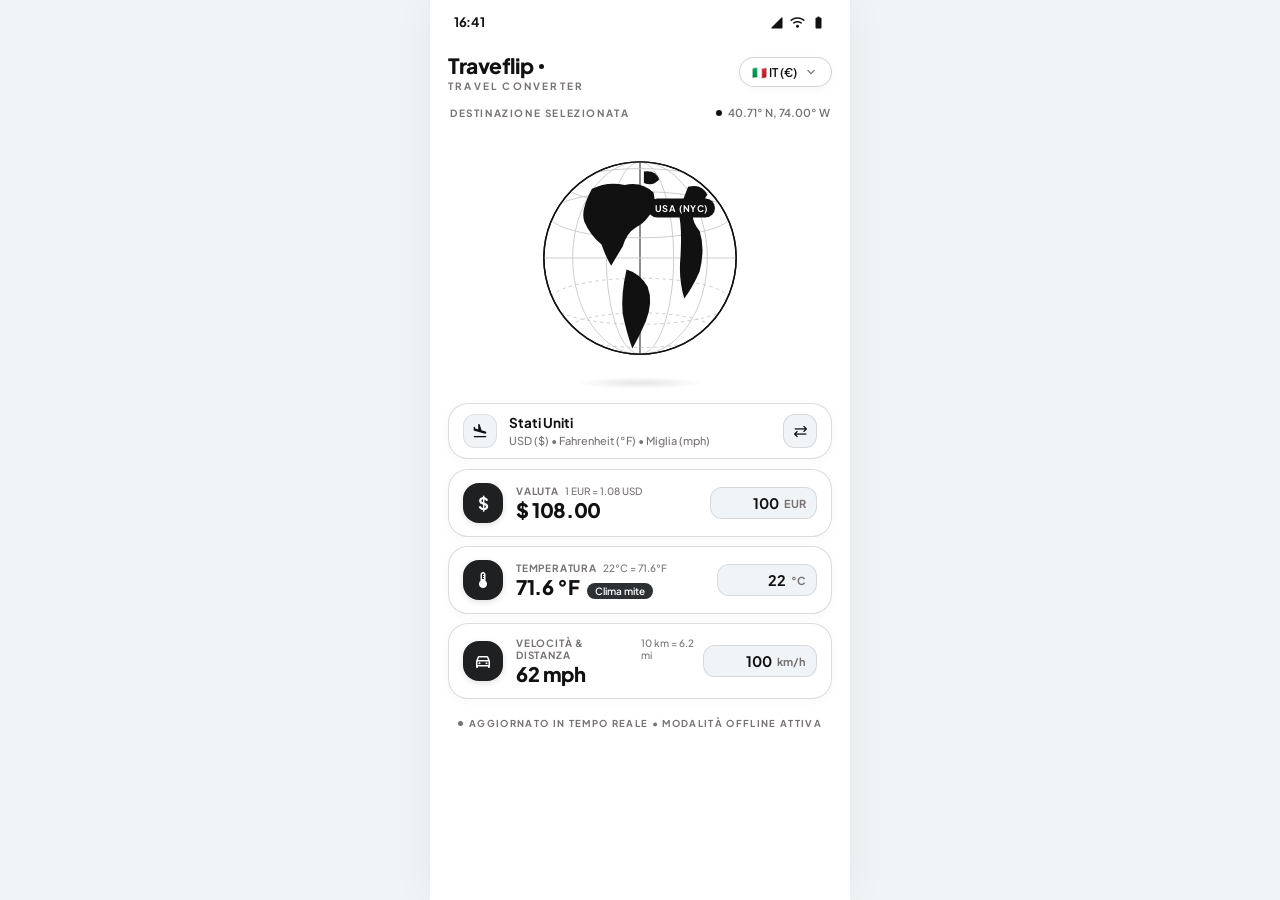
<file: index.html>
<!DOCTYPE html>
<html lang="it">

<head>
  <meta charset="UTF-8">
  <meta name="viewport" content="width=device-width, initial-scale=1.0">
  <title>Traveflip • Travel Converter</title>

  <!-- Unica risorsa esterna ammessa: Google Fonts (Plus Jakarta Sans e Material Symbols Rounded) -->
  <link rel="preconnect" href="https://fonts.googleapis.com">
  <link rel="preconnect" href="https://fonts.gstatic.com" crossorigin>
  <link href="https://fonts.googleapis.com/css2?family=Plus+Jakarta+Sans:wght@400;500;600;700;800&display=swap"
    rel="stylesheet">
  <link
    href="https://fonts.googleapis.com/css2?family=Material+Symbols+Rounded:opsz,wght,FILL,GRAD@20..48,100..700,0..1,-50..200"
    rel="stylesheet">

  <!-- Foglio di stile CSS esterno -->
  <link rel="stylesheet" href="style.css">
</head>

<body>

  <!-- ==========================================================================
       === STRUTTURA PRINCIPALE DELL'APPLICAZIONE ===
       ========================================================================== -->
  <div class="app-viewport">

    <!-- 1. BARRA DI STATO MOBILE -->
    <div class="status-bar" aria-hidden="true">
      <span class="status-bar-time" id="clock-time">9:41</span>
      <div class="status-bar-icons">
        <span class="material-symbols-rounded">signal_cellular_4_bar</span>
        <span class="material-symbols-rounded">wifi</span>
        <span class="material-symbols-rounded">battery_full</span>
      </div>
    </div>

    <!-- 2. CORPO PRINCIPALE (MAIN) -->
    <main class="app-main">

      <!-- HEADER DELL'APP CON BRAND E SELETTORE ORIGINE -->
      <header class="app-header">
        <div class="brand-group">
          <div class="brand-title-wrap">
            <h1 class="brand-title">Traveflip</h1>
            <span class="brand-dot"></span>
          </div>
          <span class="brand-subtitle">Travel Converter</span>
        </div>

        <!-- Selettore della valuta di partenza (Origine) -->
        <div class="origin-selector-wrap">
          <button id="origin-btn" class="origin-pill-btn" aria-label="Seleziona paese e valuta di origine">
            <span id="origin-btn-text">🇮🇹 IT (€)</span>
            <span class="material-symbols-rounded">expand_more</span>
          </button>

          <!-- Menu a discesa per scegliere l'origine -->
          <div id="origin-dropdown" class="origin-dropdown" role="menu">
            <div class="dropdown-header-label">Origine</div>
            <button class="dropdown-item active" data-origin="ita" role="menuitem">
              <span>🇮🇹 IT (€)</span>
              <span class="material-symbols-rounded">check</span>
            </button>
            <button class="dropdown-item" data-origin="usa" role="menuitem">
              <span>🇺🇸 USA ($)</span>
            </button>
            <button class="dropdown-item" data-origin="gbr" role="menuitem">
              <span>🇬🇧 UK (£)</span>
            </button>
            <button class="dropdown-item" data-origin="jpn" role="menuitem">
              <span>🇯🇵 GPN (¥)</span>
            </button>
          </div>
        </div>
      </header>

      <!-- SEZIONE 1: COORDINATE E GLOBO VETTORIALE WIREFRAME -->
      <section class="destination-section" aria-label="Globo e coordinate destinazione">
        <div class="destination-meta-row">
          <span class="dest-meta-label">Destinazione Selezionata</span>
          <span class="dest-meta-coords">
            <span class="pulsing-dot"></span>
            <span id="coords-text">40.71° N, 74.00° W</span>
          </span>
        </div>

        <!-- Area interattiva del Globo Wireframe Blueprint -->
        <div class="globe-stage" id="globe-interactive-area" title="Tocca o trascina per cambiare destinazione">
          <svg class="globe-svg" viewBox="0 0 260 260" xmlns="http://www.w3.org/2000/svg">
            <!-- Definizione della maschera circolare del globo -->
            <defs>
              <clipPath id="globe-clip-mask">
                <circle cx="130" cy="130" r="100" />
              </clipPath>
            </defs>

            <!-- Sfera esterna -->
            <circle cx="130" cy="130" r="100" class="globe-outer-ring" />

            <!-- Reticolato wireframe di meridiani e paralleli -->
            <g clip-path="url(#globe-clip-mask)">
              <!-- Meridiano principale centrale -->
              <line x1="130" y1="30" x2="130" y2="230" class="globe-meridian-prime" />

              <!-- Meridiani curvi -->
              <ellipse cx="130" cy="130" rx="35" ry="100" class="globe-wire" />
              <ellipse cx="130" cy="130" rx="70" ry="100" class="globe-wire" />

              <!-- Paralleli (latitudine) -->
              <line x1="30" y1="130" x2="230" y2="130" class="globe-wire" />
              <ellipse cx="130" cy="85" rx="95" ry="24" class="globe-wire" />
              <ellipse cx="130" cy="55" rx="76" ry="18" class="globe-wire" />
              <ellipse cx="130" cy="175" rx="95" ry="24" class="globe-wire dashed" />
              <ellipse cx="130" cy="205" rx="76" ry="18" class="globe-wire dashed" />

              <!-- Sagome dei continenti in silhouette monocromatica -->
              <g id="globe-continents-group">
                <!-- Nord America -->
                <path class="continent-shape"
                  d="M 80 58 Q 96 50 114 54 Q 132 50 144 62 Q 148 76 138 88 Q 134 94 126 98 Q 116 104 112 118 Q 106 128 100 138 Q 94 128 90 116 Q 78 106 72 92 Q 68 80 80 58 Z" />

                <!-- Groenlandia -->
                <path class="continent-shape" d="M 134 40 Q 146 38 150 48 Q 144 56 134 52 Z" />

                <!-- Sud America -->
                <path class="continent-shape"
                  d="M 116 142 Q 130 146 138 160 Q 144 176 136 196 Q 128 214 122 224 Q 116 208 112 188 Q 110 168 116 142 Z" />

                <!-- Europa e Africa -->
                <path class="continent-shape"
                  d="M 180 56 Q 194 52 200 64 Q 194 76 186 80 Q 182 90 192 102 Q 198 120 192 144 Q 184 162 176 172 Q 170 152 172 130 Q 174 98 170 82 Z" />

                <!-- Asia e Giappone -->
                <path class="continent-shape" d="M 226 52 Q 244 54 256 68 Q 248 88 238 98 Q 228 92 224 74 Z" />
                <path class="continent-shape" d="M 252 82 Q 256 90 250 96 Q 248 88 252 82 Z" />

                <!-- Australia -->
                <path class="continent-shape" d="M 238 170 Q 252 166 256 180 Q 250 194 238 192 Q 232 182 238 170 Z" />
              </g>
            </g>

            <!-- Cerchio di contorno superiore -->
            <circle cx="130" cy="130" r="100" fill="none" stroke="#111111" stroke-width="1.5" />

            <!-- Pin / Target e Badge della Destinazione Attiva -->
            <g id="globe-pin-target" class="globe-target-group">
              <circle cx="126" cy="85" r="6" class="target-ring" />
              <circle cx="126" cy="85" r="2.2" class="target-center-dot" />
              <line x1="131" y1="82" x2="138" y2="78" stroke="#111111" stroke-width="1.2" />
              <rect x="138" y="68" width="70" height="20" rx="10" class="target-badge-bg" />
              <text x="173" y="78" class="target-badge-text" id="globe-badge-text">USA (NYC)</text>
            </g>
          </svg>

          <!-- Ombra morbida sotto il globo -->
          <div class="globe-shadow"></div>
        </div>

        <!-- Card informativa Destinazione con Pulsante Inversione (Swap) -->
        <div class="destination-summary-card" id="destination-card" title="Clicca per cambiare destinazione">
          <div class="dest-info-left">
            <div class="dest-icon-box">
              <span class="material-symbols-rounded">flight_land</span>
            </div>
            <div class="dest-text-group">
              <span class="dest-country-title" id="dest-country-name">Stati Uniti</span>
              <span class="dest-units-subtitle" id="dest-units-summary">USD ($) • Fahrenheit (°F) • Miglia (mph)</span>
            </div>
          </div>

          <!-- Pulsante di Swap / Inversione unità -->
          <button id="swap-btn" class="swap-btn" aria-label="Inverti unità e valute di partenza con quelle di arrivo"
            title="Inverti direzione di conversione">
            <span class="material-symbols-rounded">sync_alt</span>
          </button>
        </div>
      </section>

      <!-- SEZIONE 2: LE 3 SCHEDE DI CONVERSIONE IMMEDIATA -->
      <section class="converters-group" aria-label="Campi di conversione istantanea">

        <!-- 1. SCHEDA VALUTA -->
        <div class="conversion-card">
          <div class="conversion-left">
            <div class="category-icon-box">
              <span class="currency-glyph" id="currency-icon-symbol">$</span>
            </div>
            <div class="conversion-details">
              <div class="conversion-header-line">
                <span class="conversion-type-label">Valuta</span>
                <span class="conversion-rate-formula" id="currency-rate-formula">1 EUR = 1.08 USD</span>
              </div>
              <div class="conversion-value-row">
                <span class="converted-output-value" id="currency-output-val">$ 108.00</span>
              </div>
            </div>
          </div>
          <!-- Input Valuta -->
          <div class="input-pill">
            <label for="currency-input" class="visually-hidden" style="display:none;">Importo valuta</label>
            <input type="number" id="currency-input" class="converter-input" value="100" step="any" min="0">
            <span class="input-unit-label" id="currency-input-unit">EUR</span>
          </div>
        </div>

        <!-- 2. SCHEDA TEMPERATURA -->
        <div class="conversion-card">
          <div class="conversion-left">
            <div class="category-icon-box">
              <span class="material-symbols-rounded">device_thermostat</span>
            </div>
            <div class="conversion-details">
              <div class="conversion-header-line">
                <span class="conversion-type-label">Temperatura</span>
                <span class="conversion-rate-formula" id="temp-rate-formula">22°C = 71.6°F</span>
              </div>
              <div class="conversion-value-row">
                <span class="converted-output-value" id="temp-output-val">71.6 °F</span>
                <span class="climate-chip" id="climate-label-badge">Clima mite</span>
              </div>
            </div>
          </div>
          <!-- Input Temperatura -->
          <div class="input-pill">
            <label for="temp-input" class="visually-hidden" style="display:none;">Temperatura</label>
            <input type="number" id="temp-input" class="converter-input" value="22" step="any">
            <span class="input-unit-label" id="temp-input-unit">°C</span>
          </div>
        </div>

        <!-- 3. SCHEDA VELOCITÀ & DISTANZA -->
        <div class="conversion-card">
          <div class="conversion-left">
            <div class="category-icon-box">
              <span class="material-symbols-rounded">directions_car</span>
            </div>
            <div class="conversion-details">
              <div class="conversion-header-line">
                <span class="conversion-type-label">Velocità &amp; Distanza</span>
                <span class="conversion-rate-formula" id="speed-rate-formula">10 km = 6.2 mi</span>
              </div>
              <div class="conversion-value-row">
                <span class="converted-output-value" id="speed-output-val">62 mph</span>
              </div>
            </div>
          </div>
          <!-- Input Velocità -->
          <div class="input-pill">
            <label for="speed-input" class="visually-hidden" style="display:none;">Velocità e Distanza</label>
            <input type="number" id="speed-input" class="converter-input" value="100" step="any" min="0">
            <span class="input-unit-label" id="speed-input-unit">km/h</span>
          </div>
        </div>

      </section>

      <!-- 3. FOOTER MINIMALE -->
      <footer class="app-footer">
        <div class="footer-status-wrap">
          <span class="footer-dot"></span>
          <span class="footer-text">Aggiornato in tempo reale • Modalità offline attiva</span>
        </div>
      </footer>

    </main>

    <!-- MODALE BOTTOM SHEET PER SCEGLIERE LA DESTINAZIONE -->
    <div id="dest-modal" class="modal-overlay" role="dialog" aria-modal="true" aria-label="Scegli la destinazione">
      <div class="modal-sheet">
        <div class="sheet-handle"></div>
        <div class="sheet-title">Seleziona Destinazione</div>
        <div class="dest-options-list" id="dest-options-container">
          <!-- Popolato dinamicamente da JavaScript -->
        </div>
      </div>
    </div>

  </div>

  <!-- Logica JavaScript esterna -->
  <script src="script.js"></script>
</body>

</html>
</file>
<file: style.css>
/* ==========================================================================
   === 1. VARIABILI CSS (:root) E RESET GENERALE ===
   Definizione dei token di design: colori monocromatici, font, raggi e ombre
   ========================================================================== */
:root {
  /* Palette Colori (Achromatic Blueprint secondo DESIGN.md) */
  --color-bg-canvas: #f1f4f7;
  --color-surface: #ffffff;
  --color-surface-dim: #f8f9fa;
  --color-surface-input: #f1f4f7;
  --color-surface-input-border: rgba(120, 115, 115, 0.22);
  --color-text-primary: #111111;
  --color-text-body: #212529;
  --color-text-muted: #787373;
  --color-text-subtle: #9ba1a6;
  --color-icon-box: #1e2022;
  --color-badge-climate: #2d3134;
  --color-border-card: rgba(120, 115, 115, 0.25);
  --color-border-focus: #111111;

  /* Tipografia */
  --font-family: 'Plus Jakarta Sans', -apple-system, BlinkMacSystemFont, sans-serif;

  /* Raggi di curvatura (Border Radius) */
  --radius-xs: 4px;
  --radius-sm: 8px;
  --radius-md: 12px;
  --radius-lg: 16px;
  --radius-xl: 20px;
  --radius-full: 9999px;

  /* Ombre */
  --shadow-subtle: 0 2px 8px rgba(0, 0, 0, 0.04);
  --shadow-card: 0 2px 12px rgba(0, 0, 0, 0.03);
  --shadow-dropdown: 0 12px 30px rgba(0, 0, 0, 0.12);
}

/* Reset base */
*, *::before, *::after {
  box-sizing: border-box;
  margin: 0;
  padding: 0;
}

body {
  font-family: var(--font-family);
  background-color: var(--color-bg-canvas);
  color: var(--color-text-primary);
  min-height: 100vh;
  display: flex;
  justify-content: center;
  align-items: flex-start;
  -webkit-font-smoothing: antialiased;
  -moz-osx-font-smoothing: grayscale;
}

/* ==========================================================================
   === 2. STRUTTURA LAYOUT (MOBILE-FIRST E CENTRATURA SU DESKTOP) ===
   ========================================================================== */
.app-viewport {
  width: 100%;
  max-width: 420px;
  min-height: 100vh;
  background-color: var(--color-surface);
  display: flex;
  flex-direction: column;
  position: relative;
  box-shadow: 0 0 40px rgba(0, 0, 0, 0.05);
}

/* Barra di stato superiore simulata in stile smartphone */
.status-bar {
  height: 44px;
  padding: 0 24px;
  display: flex;
  align-items: center;
  justify-content: space-between;
  color: var(--color-text-primary);
  user-select: none;
  z-index: 10;
}

.status-bar-time {
  font-size: 13px;
  font-weight: 700;
  letter-spacing: -0.02em;
}

.status-bar-icons {
  display: flex;
  align-items: center;
  gap: 6px;
}

.status-bar-icons .material-symbols-rounded {
  font-size: 15px;
}

/* Contenuto principale */
.app-main {
  flex: 1;
  padding: 4px 18px 24px 18px;
  display: flex;
  flex-direction: column;
}

/* ==========================================================================
   === 3. HEADER & MENU SELETTORE ORIGINE ===
   ========================================================================== */
.app-header {
  display: flex;
  align-items: center;
  justify-content: space-between;
  padding: 4px 0 14px 0;
  position: relative;
  z-index: 40;
}

.brand-group {
  display: flex;
  flex-direction: column;
}

.brand-title-wrap {
  display: flex;
  align-items: center;
  gap: 6px;
}

.brand-title {
  font-size: 21px;
  font-weight: 800;
  letter-spacing: -0.02em;
  color: var(--color-text-primary);
}

.brand-dot {
  width: 5px;
  height: 5px;
  border-radius: var(--radius-full);
  background-color: var(--color-text-primary);
  margin-top: 2px;
}

.brand-subtitle {
  font-size: 10px;
  text-transform: uppercase;
  letter-spacing: 0.22em;
  font-weight: 700;
  color: var(--color-text-muted);
  margin-top: 1px;
}

/* Pulsante Selettore Paese di Origine */
.origin-selector-wrap {
  position: relative;
}

.origin-pill-btn {
  display: flex;
  align-items: center;
  gap: 6px;
  padding: 6px 12px;
  border-radius: var(--radius-full);
  border: 1px solid rgba(120, 115, 115, 0.3);
  background-color: var(--color-surface);
  color: var(--color-text-primary);
  font-size: 12px;
  font-weight: 600;
  font-family: inherit;
  cursor: pointer;
  box-shadow: var(--shadow-subtle);
  transition: background-color 0.15s ease, border-color 0.15s ease;
}

.origin-pill-btn:hover {
  background-color: var(--color-surface-dim);
}

.origin-pill-btn .material-symbols-rounded {
  font-size: 16px;
  color: var(--color-text-muted);
  transition: transform 0.2s ease;
}

.origin-pill-btn.open .material-symbols-rounded {
  transform: rotate(180deg);
}

/* Menu a tendina per l'origine */
.origin-dropdown {
  display: none;
  position: absolute;
  right: 0;
  top: calc(100% + 6px);
  width: 156px;
  background-color: var(--color-surface);
  border-radius: var(--radius-lg);
  box-shadow: var(--shadow-dropdown);
  border: 1px solid rgba(120, 115, 115, 0.2);
  padding: 6px;
  z-index: 50;
  flex-direction: column;
  gap: 2px;
}

.origin-dropdown.show {
  display: flex;
  animation: fadeInDropdown 0.18s ease-out;
}

@keyframes fadeInDropdown {
  from { opacity: 0; transform: translateY(-4px); }
  to { opacity: 1; transform: translateY(0); }
}

.dropdown-header-label {
  padding: 6px 10px 4px 10px;
  font-size: 9px;
  font-weight: 700;
  color: var(--color-text-muted);
  text-transform: uppercase;
  letter-spacing: 0.1em;
}

.dropdown-item {
  display: flex;
  align-items: center;
  justify-content: space-between;
  width: 100%;
  padding: 8px 10px;
  border: none;
  background: transparent;
  border-radius: var(--radius-sm);
  font-size: 12px;
  font-weight: 600;
  font-family: inherit;
  color: var(--color-text-body);
  cursor: pointer;
  text-align: left;
  transition: background-color 0.15s ease;
}

.dropdown-item:hover {
  background-color: var(--color-surface-dim);
}

.dropdown-item.active {
  background-color: var(--color-surface-dim);
  color: var(--color-text-primary);
}

.dropdown-item .material-symbols-rounded {
  font-size: 14px;
}

/* ==========================================================================
   === 4. SOTTO-TESTATA & GLOBO WIREFRAME INTERATTIVO ===
   ========================================================================== */
.destination-meta-row {
  display: flex;
  align-items: center;
  justify-content: space-between;
  padding: 0 2px;
  margin-bottom: 4px;
  user-select: none;
}

.dest-meta-label {
  font-size: 10px;
  text-transform: uppercase;
  letter-spacing: 0.16em;
  font-weight: 700;
  color: var(--color-text-muted);
}

.dest-meta-coords {
  font-size: 11px;
  font-weight: 600;
  color: var(--color-text-muted);
  display: flex;
  align-items: center;
  gap: 6px;
}

.pulsing-dot {
  width: 6px;
  height: 6px;
  border-radius: var(--radius-full);
  background-color: var(--color-text-primary);
  display: inline-block;
  animation: pulseAnimation 2s infinite ease-in-out;
}

@keyframes pulseAnimation {
  0%, 100% { transform: scale(1); opacity: 1; }
  50% { transform: scale(1.4); opacity: 0.4; }
}

/* Sezione Globo Wireframe */
.globe-stage {
  position: relative;
  width: 100%;
  display: flex;
  flex-direction: column;
  align-items: center;
  justify-content: center;
  padding: 10px 0 6px 0;
  user-select: none;
  touch-action: pan-y;
  cursor: grab;
}

.globe-stage:active {
  cursor: grabbing;
}

.globe-svg {
  width: 250px;
  height: 250px;
  overflow: visible;
  transition: transform 0.2s cubic-bezier(0.2, 0, 0, 1);
}

/* Elementi vettoriali del globo */
.globe-outer-ring {
  fill: var(--color-surface);
  stroke: var(--color-text-primary);
  stroke-width: 1.5;
}

.globe-meridian-prime {
  stroke: var(--color-text-primary);
  stroke-width: 1;
}

.globe-wire {
  fill: none;
  stroke: #c4c7c7;
  stroke-width: 0.9;
}

.globe-wire.dashed {
  stroke-dasharray: 3.5, 3.5;
}

.continent-shape {
  fill: var(--color-text-primary);
  transition: transform 0.4s cubic-bezier(0.25, 1, 0.5, 1);
}

/* Pin e Tag della Destinazione */
.globe-target-group {
  cursor: pointer;
  transition: transform 0.4s cubic-bezier(0.25, 1, 0.5, 1);
}

.target-ring {
  fill: none;
  stroke: var(--color-text-primary);
  stroke-width: 1.8;
  stroke-dasharray: 24;
  stroke-dashoffset: 4;
}

.target-center-dot {
  fill: var(--color-text-primary);
}

.target-badge-bg {
  fill: var(--color-text-primary);
}

.target-badge-text {
  fill: var(--color-surface);
  font-family: var(--font-family);
  font-size: 9.5px;
  font-weight: 700;
  letter-spacing: 0.06em;
  text-anchor: middle;
  dominant-baseline: central;
}

/* Ombra morbida sotto al globo */
.globe-shadow {
  width: 130px;
  height: 12px;
  border-radius: var(--radius-full);
  background: radial-gradient(ellipse at center, rgba(0, 0, 0, 0.10) 0%, rgba(0, 0, 0, 0) 70%);
  margin-top: -6px;
  margin-bottom: 8px;
}

/* ==========================================================================
   === 5. SCHEDA DESTINAZIONE E PULSANTE INVERSIONE/SWAP ===
   ========================================================================== */
.destination-summary-card {
  display: flex;
  align-items: center;
  justify-content: space-between;
  width: 100%;
  background-color: var(--color-surface);
  border: 1px solid var(--color-border-card);
  border-radius: var(--radius-xl);
  padding: 10px 14px;
  box-shadow: var(--shadow-card);
  margin-bottom: 10px;
  cursor: pointer;
  transition: border-color 0.2s ease, transform 0.1s ease;
}

.destination-summary-card:hover {
  border-color: rgba(120, 115, 115, 0.4);
}

.dest-info-left {
  display: flex;
  align-items: center;
  gap: 12px;
}

.dest-icon-box {
  width: 34px;
  height: 34px;
  border-radius: var(--radius-md);
  background-color: var(--color-surface-input);
  border: 1px solid rgba(120, 115, 115, 0.16);
  display: flex;
  align-items: center;
  justify-content: center;
  color: var(--color-text-primary);
  flex-shrink: 0;
}

.dest-icon-box .material-symbols-rounded {
  font-size: 18px;
}

.dest-text-group {
  display: flex;
  flex-direction: column;
}

.dest-country-title {
  font-size: 13.5px;
  font-weight: 700;
  color: var(--color-text-primary);
  line-height: 1.2;
}

.dest-units-subtitle {
  font-size: 11px;
  font-weight: 500;
  color: var(--color-text-muted);
  margin-top: 2px;
  line-height: 1.2;
}

/* Pulsante Swap */
.swap-btn {
  width: 34px;
  height: 34px;
  border-radius: var(--radius-md);
  background-color: var(--color-surface-input);
  border: 1px solid rgba(120, 115, 115, 0.22);
  display: flex;
  align-items: center;
  justify-content: center;
  color: var(--color-text-primary);
  cursor: pointer;
  transition: all 0.2s ease;
  flex-shrink: 0;
}

.swap-btn:hover {
  background-color: var(--color-text-primary);
  color: var(--color-surface);
  border-color: var(--color-text-primary);
}

.swap-btn:active {
  transform: scale(0.92);
}

.swap-btn .material-symbols-rounded {
  font-size: 17px;
  transition: transform 0.3s ease;
}

.swap-btn.swapped .material-symbols-rounded {
  transform: rotate(180deg);
}

/* ==========================================================================
   === 6. SCHEDE DI CONVERSIONE (VALUTA, TEMPERATURA, VELOCITÀ) ===
   ========================================================================== */
.converters-group {
  display: flex;
  flex-direction: column;
  gap: 9px;
  width: 100%;
}

.conversion-card {
  display: flex;
  align-items: center;
  justify-content: space-between;
  padding: 13px 14px;
  border-radius: var(--radius-xl);
  background-color: var(--color-surface);
  border: 1px solid var(--color-border-card);
  box-shadow: var(--shadow-card);
  transition: border-color 0.2s ease;
}

.conversion-card:hover {
  border-color: rgba(120, 115, 115, 0.45);
}

.conversion-left {
  display: flex;
  align-items: center;
  gap: 13px;
}

/* Scatola icona scura */
.category-icon-box {
  width: 40px;
  height: 40px;
  border-radius: var(--radius-lg);
  background-color: var(--color-icon-box);
  color: var(--color-surface);
  display: flex;
  align-items: center;
  justify-content: center;
  flex-shrink: 0;
  box-shadow: 0 2px 6px rgba(0, 0, 0, 0.12);
}

.category-icon-box .currency-glyph {
  font-size: 17px;
  font-weight: 700;
}

.category-icon-box .material-symbols-rounded {
  font-size: 20px;
}

.conversion-details {
  display: flex;
  flex-direction: column;
}

.conversion-header-line {
  display: flex;
  align-items: center;
  gap: 6px;
}

.conversion-type-label {
  font-size: 10px;
  text-transform: uppercase;
  letter-spacing: 0.08em;
  font-weight: 700;
  color: var(--color-text-muted);
}

.conversion-rate-formula {
  font-size: 10px;
  font-weight: 500;
  color: var(--color-text-muted);
}

.conversion-value-row {
  display: flex;
  align-items: baseline;
  gap: 8px;
  margin-top: 2px;
}

.converted-output-value {
  font-size: 20px;
  font-weight: 800;
  letter-spacing: -0.02em;
  color: var(--color-text-primary);
  line-height: 1.1;
}

/* Badge del Clima */
.climate-chip {
  font-size: 10px;
  font-weight: 600;
  color: var(--color-surface);
  background-color: var(--color-badge-climate);
  padding: 2px 8px;
  border-radius: var(--radius-full);
  display: inline-block;
  white-space: nowrap;
  transition: background-color 0.2s ease;
}

/* Input a pillola sulla destra */
.input-pill {
  display: flex;
  align-items: center;
  gap: 5px;
  background-color: var(--color-surface-input);
  border: 1px solid var(--color-surface-input-border);
  padding: 6px 10px;
  border-radius: var(--radius-md);
  transition: border-color 0.2s ease, background-color 0.2s ease;
}

.input-pill:focus-within {
  border-color: var(--color-border-focus);
  background-color: var(--color-surface);
}

.converter-input {
  width: 58px;
  text-align: right;
  background: transparent;
  border: none;
  outline: none;
  font-size: 14.5px;
  font-weight: 700;
  font-family: inherit;
  color: var(--color-text-primary);
}

/* Rimuove freccette native dagli input numerici */
.converter-input::-webkit-outer-spin-button,
.converter-input::-webkit-inner-spin-button {
  -webkit-appearance: none;
  margin: 0;
}
.converter-input[type=number] {
  -moz-appearance: textfield;
}

.input-unit-label {
  font-size: 11px;
  font-weight: 700;
  color: var(--color-text-muted);
  user-select: none;
}

/* ==========================================================================
   === 7. FOOTER E MODALE DI SELEZIONE DESTINAZIONE ===
   ========================================================================== */
.app-footer {
  margin-top: 18px;
  padding-bottom: 6px;
  display: flex;
  align-items: center;
  justify-content: center;
  user-select: none;
}

.footer-status-wrap {
  display: flex;
  align-items: center;
  gap: 6px;
}

.footer-dot {
  width: 5px;
  height: 5px;
  border-radius: var(--radius-full);
  background-color: var(--color-text-muted);
}

.footer-text {
  font-size: 9.5px;
  text-transform: uppercase;
  letter-spacing: 0.14em;
  font-weight: 700;
  color: var(--color-text-muted);
}

/* Modale a comparsa per cambiare Destinazione */
.modal-overlay {
  display: none;
  position: fixed;
  inset: 0;
  background: rgba(0, 0, 0, 0.35);
  backdrop-filter: blur(2px);
  z-index: 100;
  justify-content: center;
  align-items: flex-end;
}

.modal-overlay.show {
  display: flex;
}

.modal-sheet {
  width: 100%;
  max-width: 420px;
  background: var(--color-surface);
  border-top-left-radius: var(--radius-xl);
  border-top-right-radius: var(--radius-xl);
  padding: 18px 18px 26px 18px;
  box-shadow: 0 -8px 30px rgba(0, 0, 0, 0.15);
  animation: slideUpSheet 0.25s ease-out;
}

@keyframes slideUpSheet {
  from { transform: translateY(100%); }
  to { transform: translateY(0); }
}

.sheet-handle {
  width: 36px;
  height: 4px;
  border-radius: var(--radius-full);
  background-color: #d1d5db;
  margin: 0 auto 14px auto;
}

.sheet-title {
  font-size: 14px;
  font-weight: 800;
  margin-bottom: 12px;
  text-transform: uppercase;
  letter-spacing: 0.08em;
  color: var(--color-text-primary);
}

.dest-options-list {
  display: flex;
  flex-direction: column;
  gap: 6px;
}

.dest-option-btn {
  display: flex;
  align-items: center;
  justify-content: space-between;
  padding: 12px 14px;
  border-radius: var(--radius-md);
  border: 1px solid var(--color-border-card);
  background-color: var(--color-surface);
  font-family: inherit;
  cursor: pointer;
  transition: background-color 0.15s ease, border-color 0.15s ease;
}

.dest-option-btn:hover {
  background-color: var(--color-surface-dim);
}

.dest-option-btn.active {
  background-color: var(--color-surface-dim);
  border-color: var(--color-text-primary);
}

.dest-opt-left {
  display: flex;
  align-items: center;
  gap: 10px;
}

.dest-opt-flag {
  font-size: 18px;
}

.dest-opt-texts {
  display: flex;
  flex-direction: column;
  text-align: left;
}

.dest-opt-name {
  font-size: 13px;
  font-weight: 700;
  color: var(--color-text-primary);
}

.dest-opt-sub {
  font-size: 11px;
  color: var(--color-text-muted);
  font-weight: 500;
}

.dest-opt-check {
  font-size: 16px;
  color: var(--color-text-primary);
}
</file>
